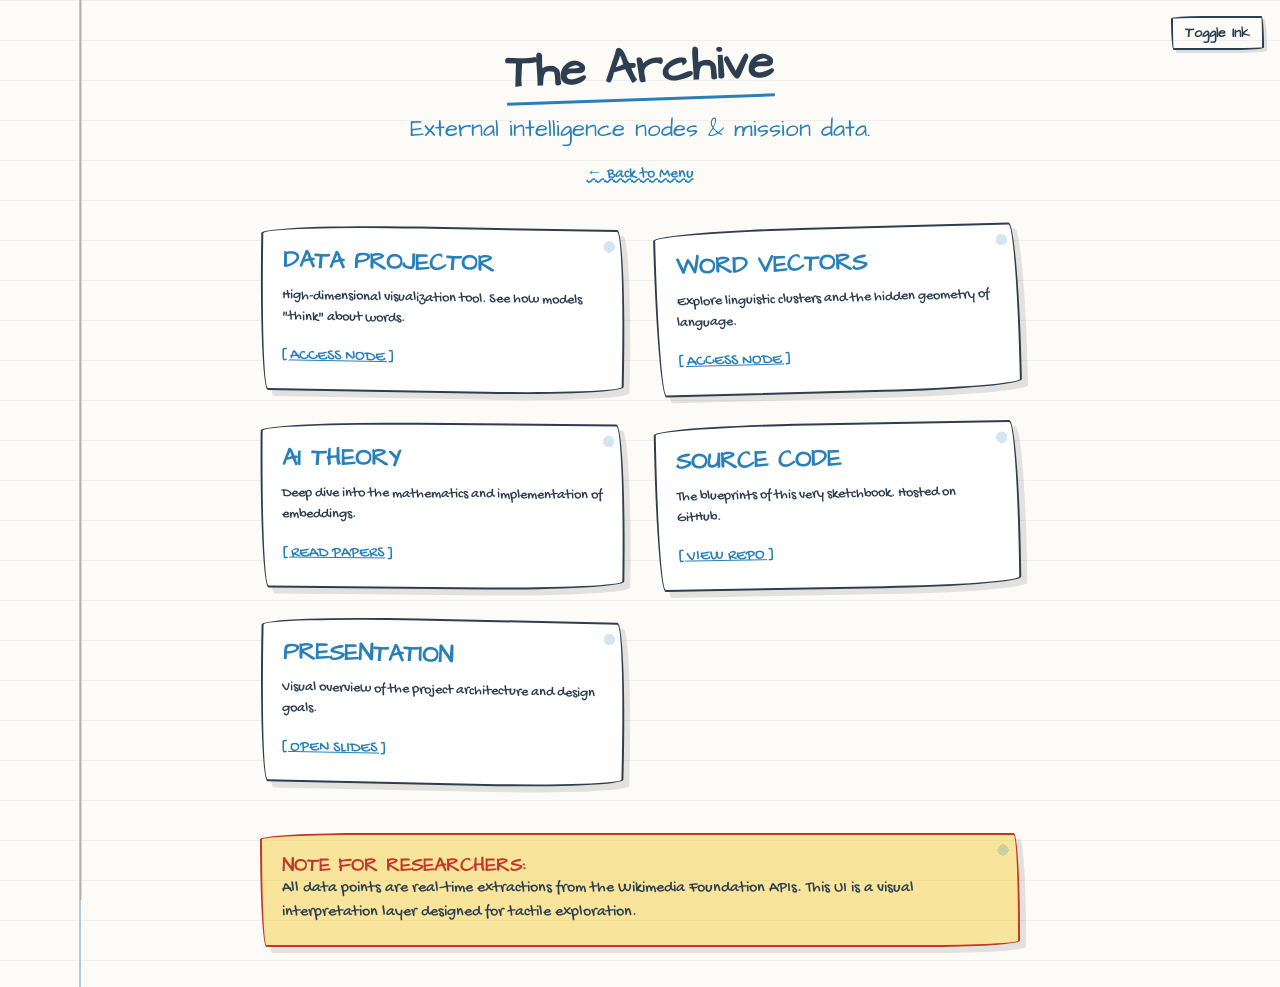
<file: templates/links.html>
<!DOCTYPE html>
<html lang="en">
<head>
  <meta charset="UTF-8" />
  <meta name="viewport" content="width=device-width, initial-scale=1.0" />
  <title>WikiRace — Knowledge Resources (Sketched)</title>
  <link rel="icon" type="image/png" href="/static/logo.png" />
  <link rel="stylesheet" href="/static/css/style.css" />
</head>
<body class="links-page">
  <div style="position: fixed; top: 1rem; right: 1rem; z-index: 1000;">
    <button id="theme-toggle" class="sketch-btn" style="font-size: 0.9rem; padding: 5px 12px;">Toggle Ink</button>
  </div>

  <main class="links-main">
    <header class="home-header">
      <h1 class="logo-sketch" style="font-size: 3rem; border-color: var(--ink-blue);">The Archive</h1>
      <p class="tagline-sketch">External intelligence nodes & mission data.</p>
      <nav style="margin-top: 1rem; display: flex; gap: 1.5rem; justify-content: center;">
        <a href="/" class="hand-written">← Back to Menu</a>
      </nav>
    </header>

    <div class="margin-bottom-md" style="display: grid; grid-template-columns: repeat(auto-fill, minmax(250px, 1fr)); gap: 30px;">
      
      <!-- Link 1 -->
      <a href="https://projector.tensorflow.org/" target="_blank" class="sketch-box" style="text-decoration: none; color: inherit; transform: rotate(1deg);">
        <h2 style="font-size: 1.5rem; color: var(--ink-blue); margin-bottom: 10px;">DATA PROJECTOR</h2>
        <p style="font-size: 0.9rem; color: var(--ink);">High-dimensional visualization tool. See how models "think" about words.</p>
        <div class="hand-written margin-top-sm" style="text-decoration: underline; color: var(--ink-blue);">[ ACCESS NODE ]</div>
      </a>

      <!-- Link 2 -->
      <a href="https://embeddings.reiniss.com/" target="_blank" class="sketch-box" style="text-decoration: none; color: inherit; transform: rotate(-1.5deg);">
        <h2 style="font-size: 1.5rem; color: var(--ink-blue); margin-bottom: 10px;">WORD VECTORS</h2>
        <p style="font-size: 0.9rem; color: var(--ink);">Explore linguistic clusters and the hidden geometry of language.</p>
        <div class="hand-written margin-top-sm" style="text-decoration: underline; color: var(--ink-blue);">[ ACCESS NODE ]</div>
      </a>

      <!-- Link 3 -->
      <a href="https://aiwiki.ai/wiki/embeddings" target="_blank" class="sketch-box" style="text-decoration: none; color: inherit; transform: rotate(0.5deg);">
        <h2 style="font-size: 1.5rem; color: var(--ink-blue); margin-bottom: 10px;">AI THEORY</h2>
        <p style="font-size: 0.9rem; color: var(--ink);">Deep dive into the mathematics and implementation of embeddings.</p>
        <div class="hand-written margin-top-sm" style="text-decoration: underline; color: var(--ink-blue);">[ READ PAPERS ]</div>
      </a>

      <!-- Link 4 -->
      <a href="https://github.com/Anasarfeen123/Wikirace" target="_blank" class="sketch-box" style="text-decoration: none; color: inherit; transform: rotate(-1deg);">
        <h2 style="font-size: 1.5rem; color: var(--ink-blue); margin-bottom: 10px;">SOURCE CODE</h2>
        <p style="font-size: 0.9rem; color: var(--ink);">The blueprints of this very sketchbook. Hosted on GitHub.</p>
        <div class="hand-written margin-top-sm" style="text-decoration: underline; color: var(--ink-blue);">[ VIEW REPO ]</div>
      </a>

      <!-- Link 5 -->
      <a href="https://canva.link/r1rlm9rcxiu1vz7" target="_blank" class="sketch-box" style="text-decoration: none; color: inherit; transform: rotate(1.2deg);">
        <h2 style="font-size: 1.5rem; color: var(--ink-blue); margin-bottom: 10px;">PRESENTATION</h2>
        <p style="font-size: 0.9rem; color: var(--ink);">Visual overview of the project architecture and design goals.</p>
        <div class="hand-written margin-top-sm" style="text-decoration: underline; color: var(--ink-blue);">[ OPEN SLIDES ]</div>
      </a>

    </div>

    <div class="sketch-box margin-top-lg" style="background: var(--highlighter); border-color: var(--ink-red);">
      <h3 style="color: var(--ink-red);">NOTE FOR RESEARCHERS:</h3>
      <p style="color: var(--ink);">All data points are real-time extractions from the Wikimedia Foundation APIs. This UI is a visual interpretation layer designed for tactile exploration.</p>
    </div>

  </main>
  <script>
    // ── Theme Toggle ──────────────────────────────────────────────────────────
    const themeToggle = document.getElementById("theme-toggle");
    const currentTheme = localStorage.getItem("wikirace.theme") || "light";
    document.documentElement.setAttribute("data-theme", currentTheme);
    
    themeToggle.addEventListener("click", () => {
      const newTheme = document.documentElement.getAttribute("data-theme") === "dark" ? "light" : "dark";
      document.documentElement.setAttribute("data-theme", newTheme);
      localStorage.setItem("wikirace.theme", newTheme);
    });
  </script>
</body>
</html>
</file>
<file: static/css/style.css>
/* ══════════════════════════════════════════════════════════════════════════
   WikiRace — Sketchbook Stylesheet v1
   Aesthetic: Hand-drawn graphite & blue ink on notebook paper
   Fonts: Caveat (headings) + Patrick Hand (body)
   ══════════════════════════════════════════════════════════════════════════ */

@import url('https://fonts.googleapis.com/css2?family=Architects+Daughter&family=Gochi+Hand&family=Space+Mono&display=swap');

/* ── Reset & Tokens ─────────────────────────────────────────────────────── */
*, *::before, *::after { box-sizing: border-box; margin: 0; padding: 0; }

:root {
  /* Palette — Notebook Sketch (Light) */
  --bg:          #fdfbf7; /* Paper */
  --ink:         #2c3e50; /* Graphite Pencil */
  --ink-blue:    #2980b9; /* Blue Pen */
  --ink-red:     #c0392b; /* Red Pen */
  --highlighter: rgba(241, 196, 15, 0.4); /* Yellow Highlight */
  --border-col:  #2c3e50;
  --box-bg:      #ffffff;
  --line-col:    #eee;
  --margin-col:  #abced4;
  --margin-line: rgba(192, 57, 43, 0.2);
  --shadow-col:  rgba(0, 0, 0, 0.1);
  --btn-shadow:  rgba(44, 62, 80, 0.15);
  
  /* Typography */
  --font-heading: 'Architects Daughter', cursive;
  --font-body:    'Gochi Hand', cursive;
  --font-mono:    'Space Mono', monospace;

  /* Layout Constants */
  --radius-sketch: 255px 15px 225px 15px/15px 225px 15px 255px;
  --radius-sketch-sm: 120px 10px 110px 10px/10px 110px 10px 120px;
}

[data-theme="dark"] {
  --bg:          #1e272e; /* Deep Navy Paper */
  --ink:         #d2dae2; /* Soft Chalky Gray */
  --ink-blue:    #4bcffa; /* Vibrant Sky Blue */
  --ink-red:     #ff5e57; /* Vibrant Coral Red */
  --highlighter: rgba(75, 207, 250, 0.15); 
  --border-col:  #d2dae2;
  --box-bg:      #2f3640; /* Slightly lighter navy for boxes */
  --line-col:    #353b48;
  --margin-col:  #3d4e5e;
  --margin-line: rgba(255, 94, 87, 0.2);
  --shadow-col:  rgba(0, 0, 0, 0.5);
  --btn-shadow:  rgba(0, 0, 0, 0.4);
}

html { height: 100%; scroll-behavior: smooth; }

body {
  font-family: var(--font-body);
  background-color: var(--bg);
  background-image: 
    linear-gradient(90deg, transparent 79px, var(--margin-col) 79px, var(--margin-col) 81px, transparent 81px),
    linear-gradient(var(--line-col) 1px, transparent 1px);
  background-size: 100% 100%, 100% 2.5rem;
  color: var(--ink);
  min-height: 100vh;
  line-height: 1.5;
  -webkit-font-smoothing: antialiased;
  padding: 0;
  margin: 0;
  transition: background-color 0.3s, color 0.3s;
}

body::before {
  content: "";
  position: fixed;
  top: 0; left: 80px;
  width: 2px;
  height: 100%;
  background-color: var(--margin-line); /* Red margin line */
  z-index: -1;
  transition: background-color 0.3s;
}

/* ── Global Typography ───────────────────────────────────────────────────── */
h1, h2, h3, h4, h5, h6 {
  font-family: var(--font-heading);
  font-weight: 700;
  line-height: 1.2;
}

a {
  color: var(--ink-blue);
  text-decoration: underline;
  text-decoration-style: wavy;
  transition: opacity 0.2s;
}

a:hover {
  opacity: 0.8;
}

/* ── Sketchy UI Components ──────────────────────────────────────────────── */
.sketch-box {
  border: 2px solid var(--border-col);
  border-radius: var(--radius-sketch);
  padding: 20px;
  background: var(--box-bg);
  box-shadow: 6px 6px 0 var(--shadow-col);
  position: relative;
  transition: transform 0.2s, background-color 0.3s, border-color 0.3s, box-shadow 0.3s;
}

.sketch-box::after {
  content: "";
  position: absolute;
  top: 5px; right: 5px;
  width: 20px; height: 20px;
  background: var(--ink-blue);
  mask: radial-gradient(circle, #000 40%, transparent 40%);
  opacity: 0.2;
}

.sketch-btn {
  display: inline-block;
  font-family: var(--font-heading);
  font-size: 1.4rem;
  font-weight: 700;
  color: var(--ink);
  background: transparent;
  border: 2px solid var(--border-col);
  border-radius: var(--radius-sketch-sm);
  padding: 8px 24px;
  cursor: pointer;
  text-decoration: none;
  transition: transform 0.2s, box-shadow 0.2s, background-color 0.3s, color 0.3s, border-color 0.3s;
  box-shadow: 3px 3px 0 var(--btn-shadow);
}

.sketch-btn:hover {
  transform: rotate(-1.5deg) scale(1.03);
  box-shadow: 5px 5px 0 var(--shadow-col);
}

.sketch-btn:active {
  transform: scale(0.97);
  box-shadow: 1px 1px 0 var(--shadow-col);
}

.sketch-btn-primary {
  border-color: var(--ink-blue);
  color: #fff;
  background: var(--ink-blue);
  box-shadow: 4px 4px 0 var(--shadow-col);
}

.sketch-btn-primary:hover {
  background: #3498db;
  transform: rotate(1deg) scale(1.05);
}

.sketch-btn-danger {
  border-color: var(--ink-red);
  color: var(--ink-red);
}

/* ── Form Elements ──────────────────────────────────────────────────────── */
.sketch-input-group {
  margin-bottom: 20px;
}

.sketch-input-group label {
  display: block;
  font-family: var(--font-heading);
  font-size: 1.2rem;
  margin-bottom: 5px;
}

.sketch-input {
  width: 100%;
  background: transparent;
  border: none;
  border-bottom: 2px solid var(--border-col);
  font-family: var(--font-body);
  font-size: 1.1rem;
  padding: 8px 0;
  outline: none;
  color: var(--ink);
}

.sketch-input:focus {
  border-bottom-color: var(--ink-blue);
  background: rgba(41, 128, 185, 0.05);
}

/* ── Layout Overrides ───────────────────────────────────────────────────── */
.home-main, .game-main, .visualize-main, .links-main {
  max-width: 800px;
  margin: 0 auto;
  padding: 40px 20px;
}

.home-header {
  text-align: center;
  margin-bottom: 40px;
}

.logo {
  display: block;
  max-width: 350px;
  height: auto;
  margin: 0 auto 1.5rem;
  transition: transform 0.3s ease, background-color 0.3s, border-color 0.3s, box-shadow 0.3s;
  background: rgba(41, 128, 185, 0.08); /* Light blue ink highlight */
  padding: 20px 40px;
  border: 2px solid var(--ink);
  border-radius: var(--radius-sketch);
  box-shadow: 8px 8px 0 var(--shadow-col);
  transform: rotate(-0.5deg);
}

[data-theme="dark"] .logo {
  filter: invert(0.9) hue-rotate(180deg) brightness(1.2);
  background: rgba(255, 255, 255, 0.05);
  border: 2px dashed var(--ink);
}

.logo:hover {
  transform: scale(1.02) rotate(0.5deg);
  background: rgba(41, 128, 185, 0.12);
}

[data-theme="dark"] .logo:hover {
  background: rgba(255, 255, 255, 0.1);
}

.logo-sketch {
  font-family: var(--font-heading);
  font-size: 4rem;
  margin: 0;
  display: inline-block;
  border-bottom: 3px solid var(--ink-red);
  transform: rotate(-2deg);
}

.tagline-sketch {
  font-family: var(--font-heading);
  font-size: 1.5rem;
  color: var(--ink-blue);
  margin-top: 10px;
}

/* ── HUD Styles ─────────────────────────────────────────────────────────── */
.sketch-hud {
  position: sticky;
  top: 10px;
  z-index: 100;
  display: flex;
  justify-content: space-between;
  align-items: center;
  background: var(--box-bg);
  border: 2px solid var(--ink);
  border-radius: var(--radius-sketch-sm);
  padding: 10px 20px;
  margin-bottom: 30px;
  box-shadow: 4px 6px 0 var(--shadow-col);
  transition: background-color 0.3s, border-color 0.3s, box-shadow 0.3s;
}

[data-theme="dark"] .sketch-hud {
  background: #333;
  border-style: dashed;
  box-shadow: 0 0 15px rgba(255, 255, 255, 0.05);
}

[data-theme="dark"] .sketch-hud::before,
[data-theme="dark"] .sketch-hud::after {
  content: "";
  position: absolute;
  top: -10px;
  width: 40px;
  height: 20px;
  background: rgba(255, 255, 255, 0.1);
  transform: rotate(-5deg);
  z-index: -1;
}

[data-theme="dark"] .sketch-hud::before { left: 20px; }
[data-theme="dark"] .sketch-hud::after { right: 20px; transform: rotate(5deg); }


.hud-item {
  text-align: center;
}

.hud-label {
  display: block;
  font-family: var(--font-heading);
  font-size: 0.9rem;
  color: var(--ink-red);
  text-transform: uppercase;
}

.hud-value {
  font-family: var(--font-mono);
  font-size: 1.4rem;
  font-weight: 700;
}

/* ── Article Content ─────────────────────────────────────────────────────── */
#article-body {
  font-family: var(--font-body);
  font-size: 1.2rem;
  line-height: 1.6;
}

#article-body h1, #article-body h2 {
  border-bottom: 2px solid var(--ink);
  margin-top: 1.5em;
  padding-bottom: 5px;
}

#article-body a {
  color: var(--ink-blue);
  text-decoration-style: solid;
}

/* Overriding Wikipedia default styles to look sketchy */
#article-body .infobox, #article-body .wikitable {
  float: right;
  margin: 0 0 20px 20px;
  border: 1px solid var(--ink) !important;
  background: var(--box-bg) !important;
  color: var(--ink) !important;
  border-radius: 10px;
  padding: 10px;
  font-size: 1rem;
}

#article-body .thumb {
  border: 1px solid var(--ink);
  border-radius: 5px;
  padding: 5px;
  margin-left: 20px;
  background: var(--box-bg);
}

/* ── Win Modal ──────────────────────────────────────────────────────────── */
.sketch-modal-overlay {
  position: fixed;
  inset: 0;
  background: rgba(0,0,0,0.5);
  display: flex;
  align-items: center;
  justify-content: center;
  z-index: 1000;
}

.sketch-modal {
  background: var(--box-bg);
  border: 3px solid var(--ink);
  border-radius: var(--radius-sketch);
  padding: 40px;
  max-width: 500px;
  width: 90%;
  text-align: center;
  box-shadow: 10px 10px 0 var(--shadow-col);
  transform: rotate(1deg);
  transition: background-color 0.3s, border-color 0.3s, box-shadow 0.3s;
}

.win-title-sketch {
  font-size: 3rem;
  color: var(--ink-red);
  margin-bottom: 20px;
}

/* ── Utility ────────────────────────────────────────────────────────────── */
.hidden { display: none !important; }
.hand-written { font-family: var(--font-body); }
.highlighter { background: var(--highlighter); padding: 0 4px; }

/* ── Custom Box Variants ────────────────────────────────────────────────── */
.sketch-box-accent {
  background: var(--highlighter) !important;
  border-style: dashed;
}

.sketch-box-error {
  border-color: var(--ink-red) !important;
  color: var(--ink-red) !important;
}

.sketch-box-info {
  border-color: var(--ink-blue) !important;
}

.sketch-box-info h3 {
  color: var(--ink-blue);
}

.sketch-box-dotted {
  background: transparent !important;
  border-style: dotted;
}

/* ── Layout Helpers ──────────────────────────────────────────────────────── */
.flex-between-center {
  display: flex;
  justify-content: space-between;
  align-items: center;
}

.flex-center {
  display: flex;
  justify-content: center;
  align-items: center;
}

.flex-gap-sm { gap: 10px; }
.flex-gap-md { gap: 20px; }

.text-center { text-align: center; }
.full-width { width: 100%; }

.margin-top-sm { margin-top: 1rem; }
.margin-top-md { margin-top: 2rem; }
.margin-top-lg { margin-top: 3rem; }
.margin-bottom-sm { margin-bottom: 1rem; }
.margin-bottom-md { margin-bottom: 2rem; }
</file>
